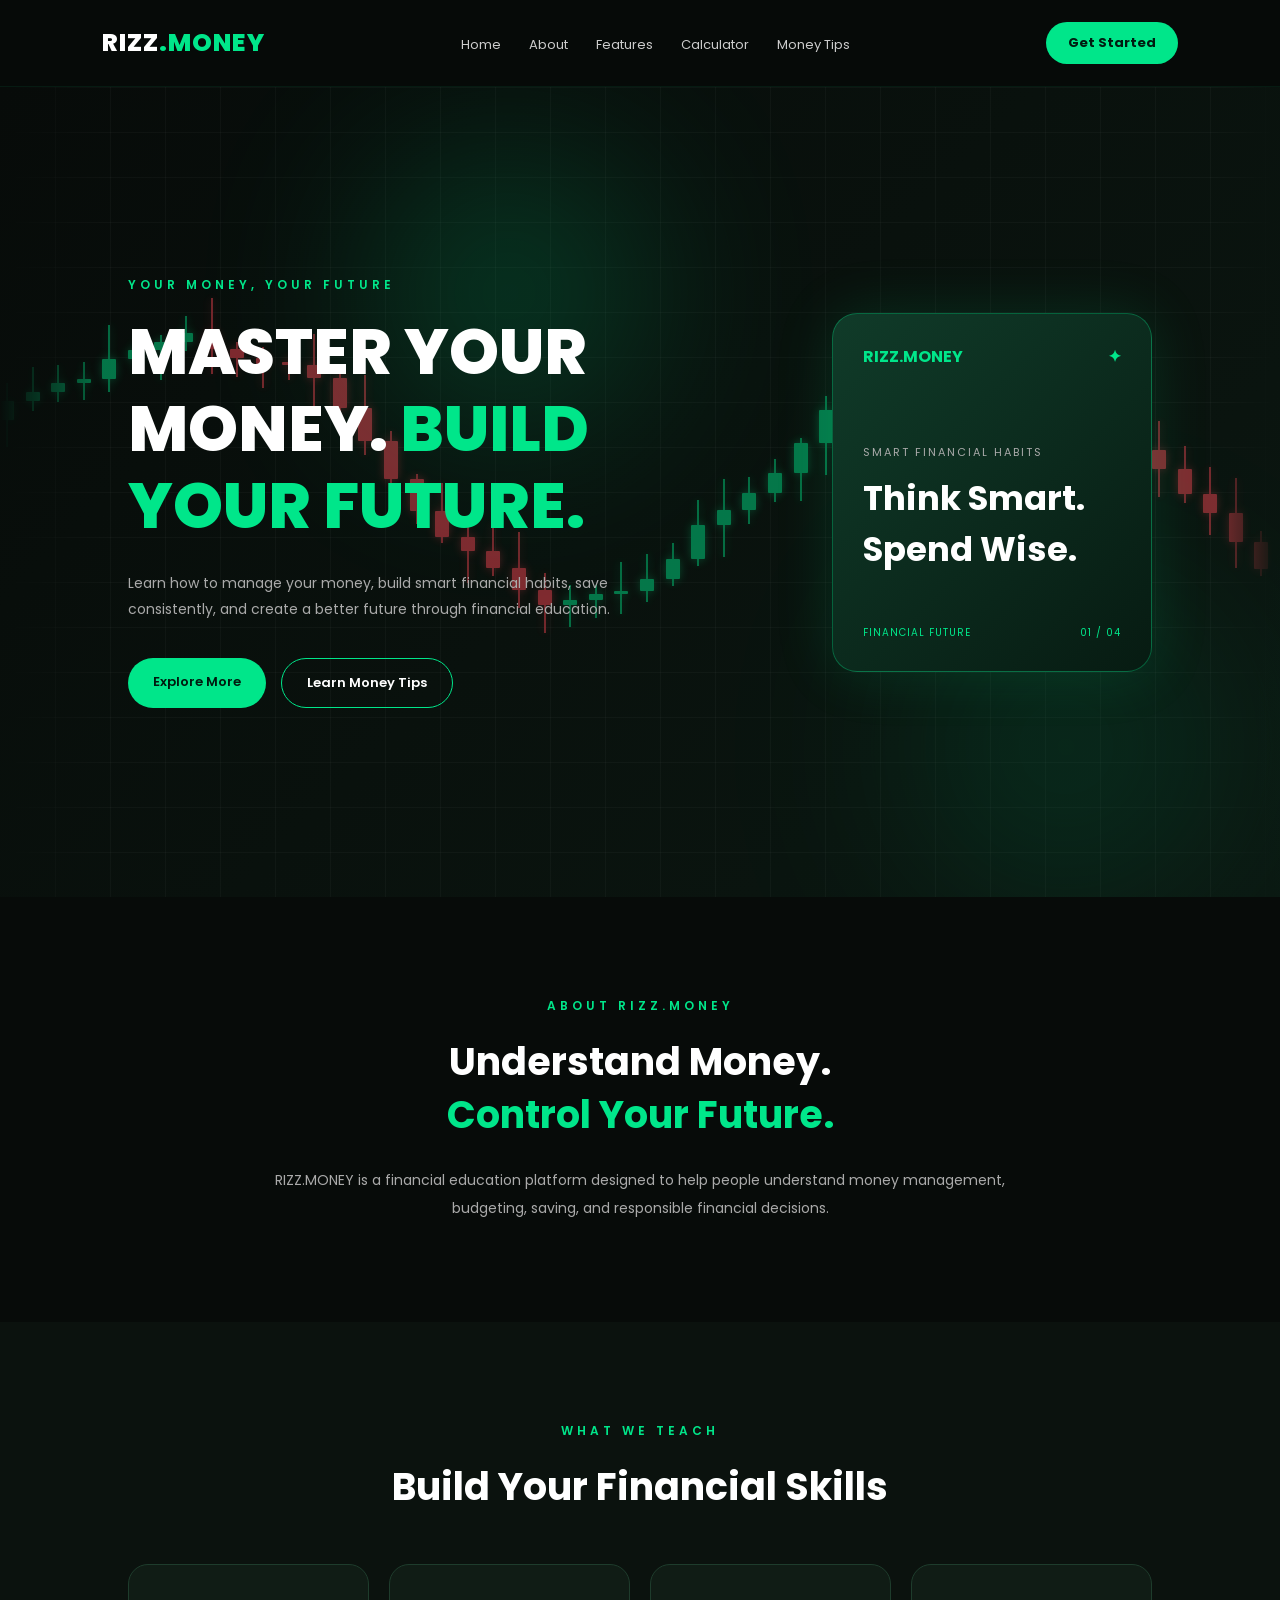
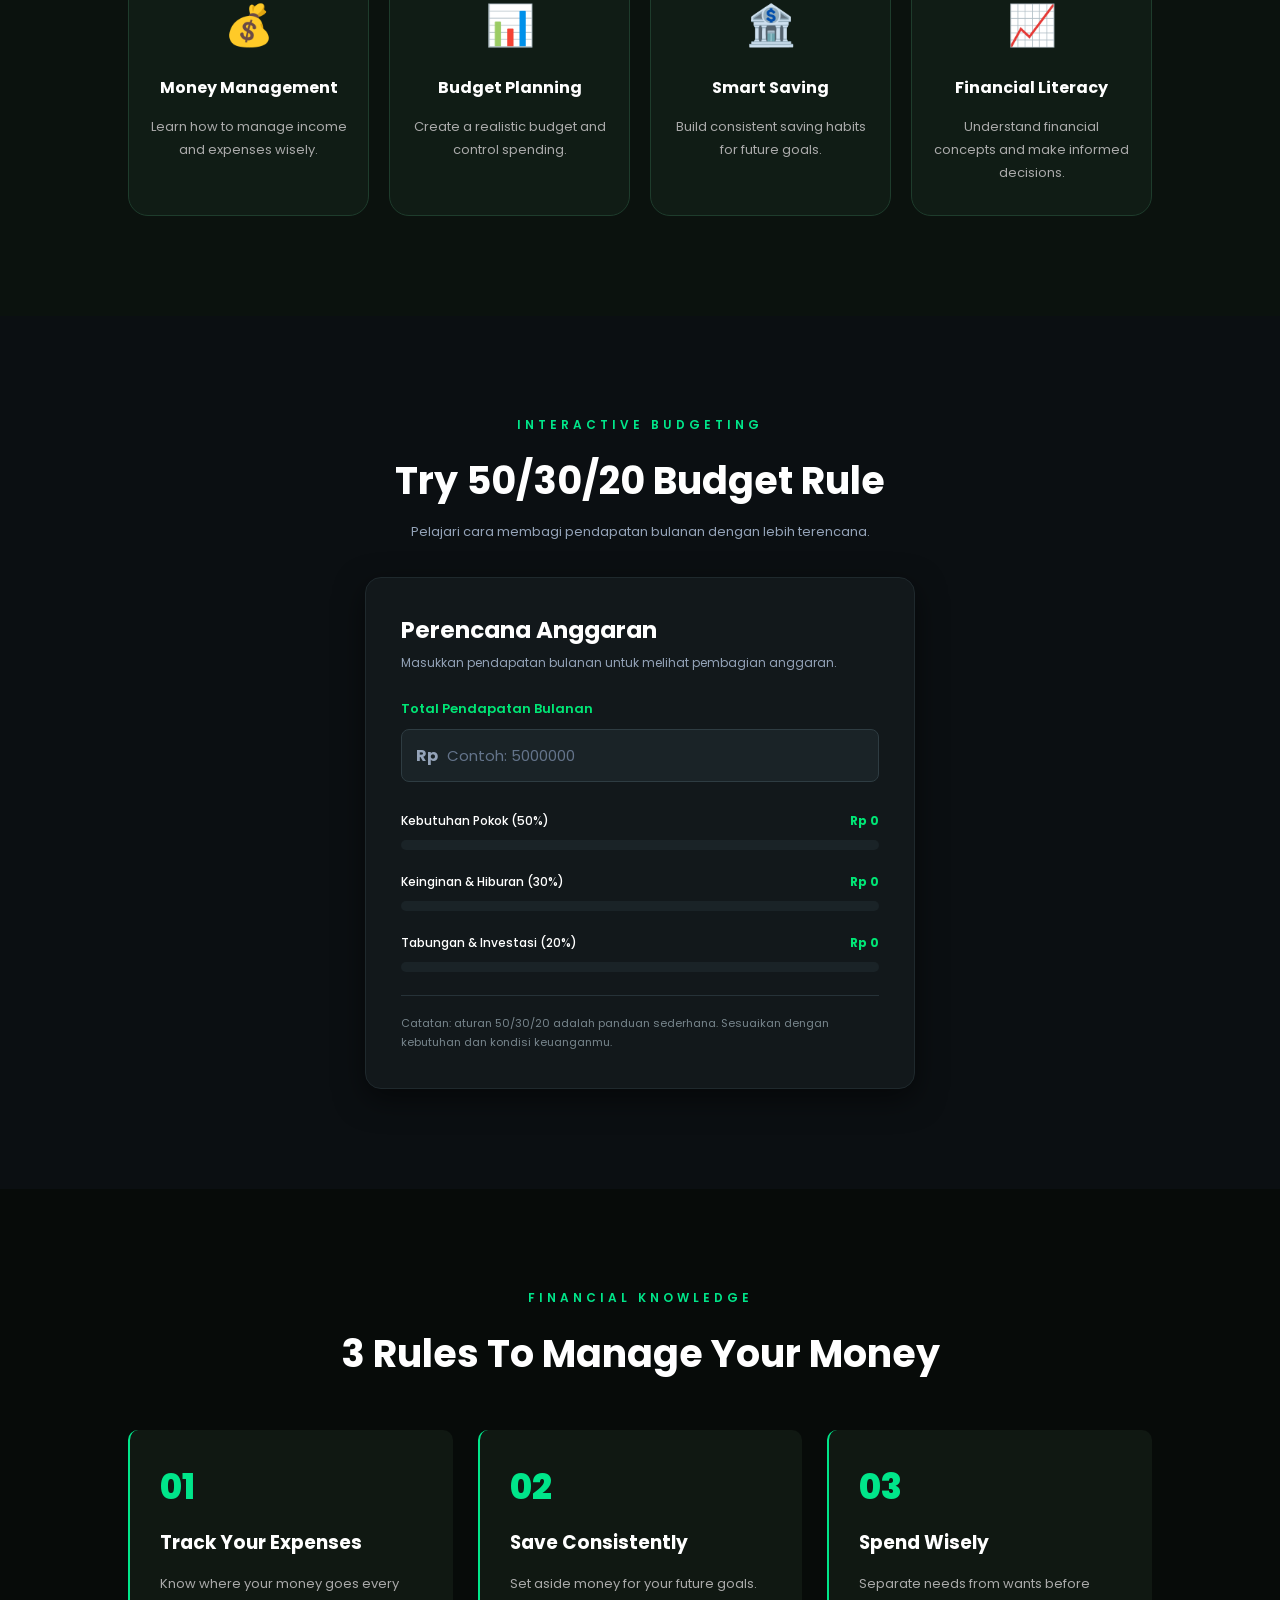
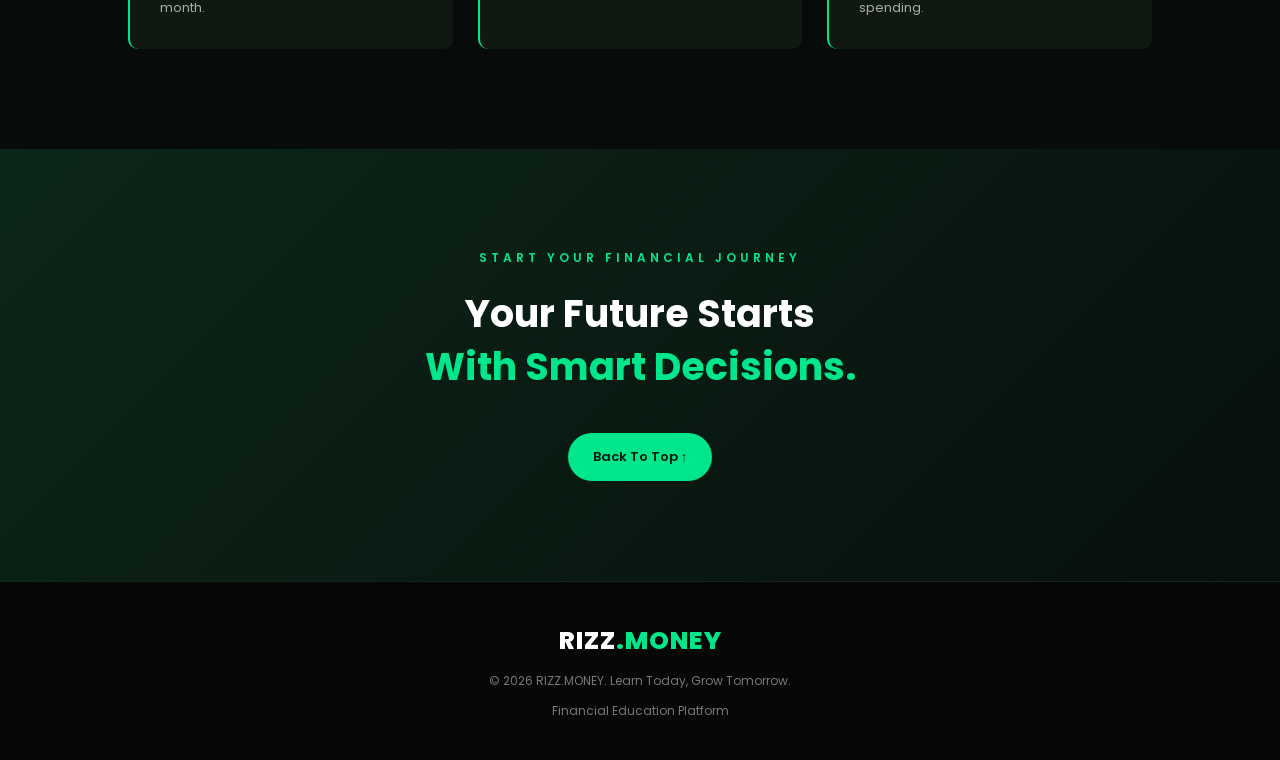
<file: index.html>
<!DOCTYPE html>
<html lang="id">
<head>
    <meta charset="UTF-8">
    <meta name="viewport" content="width=device-width, initial-scale=1.0">

    <meta name="theme-color" content="#070b09">
    <meta name="description" content="RIZZ.MONEY - Learn money management, budgeting, saving, and financial literacy.">

    <title>RIZZ.MONEY | Smart Money Management</title>

    <link rel="preconnect" href="https://fonts.googleapis.com">
    <link rel="preconnect" href="https://fonts.gstatic.com" crossorigin>
    <link href="https://fonts.googleapis.com/css2?family=Poppins:wght@300;400;500;600;700;800&display=swap" rel="stylesheet">

    <link rel="stylesheet" href="style.css">
    <script src="script.js" defer></script>
</head>

<body>

    <!-- NAVBAR -->
    <nav class="navbar">
        <a href="#home" class="logo">RIZZ<span>.MONEY</span></a>

        <ul class="nav-links">
            <li><a href="#home">Home</a></li>
            <li><a href="#about">About</a></li>
            <li><a href="#features">Features</a></li>
            <li><a href="#calculator">Calculator</a></li>
            <li><a href="#tips">Money Tips</a></li>
        </ul>

        <a href="#calculator" class="nav-btn">Get Started</a>
    </nav>

    <!-- HERO -->
    <section class="hero" id="home">

        <div class="trading-chart" aria-hidden="true">
            <div class="chart-grid"></div>
            <div class="candle-container" id="candleContainer"></div>
        </div>

        <div class="hero-content">
            <p class="tagline">YOUR MONEY, YOUR FUTURE</p>

            <h1>
                MASTER YOUR MONEY.
                <span>BUILD YOUR FUTURE.</span>
            </h1>

            <p class="description">
                Learn how to manage your money, build smart financial
                habits, save consistently, and create a better future
                through financial education.
            </p>

            <div class="hero-buttons">
                <a href="#about" class="primary-btn">Explore More</a>
                <a href="#tips" class="secondary-btn">Learn Money Tips</a>
            </div>
        </div>

        <div class="money-card">
            <div class="card-top">
                <span>RIZZ.MONEY</span>
                <span>✦</span>
            </div>

            <p>SMART FINANCIAL HABITS</p>

            <h2>Think Smart.<br>Spend Wise.</h2>

            <div class="card-bottom">
                <span>FINANCIAL FUTURE</span>
                <span>01 / 04</span>
            </div>
        </div>

        <div class="glow glow-one"></div>
        <div class="glow glow-two"></div>

    </section>

    <!-- ABOUT -->
    <section class="about section" id="about">

        <p class="tagline">ABOUT RIZZ.MONEY</p>

        <h2>
            Understand Money.<br>
            <span>Control Your Future.</span>
        </h2>

        <p>
            RIZZ.MONEY is a financial education platform designed
            to help people understand money management, budgeting,
            saving, and responsible financial decisions.
        </p>

    </section>

    <!-- FEATURES -->
    <section class="features section" id="features">

        <p class="tagline">WHAT WE TEACH</p>

        <h2>Build Your Financial Skills</h2>

        <div class="feature-grid">

            <div class="feature-card">
                <div class="icon">💰</div>
                <h3>Money Management</h3>
                <p>Learn how to manage income and expenses wisely.</p>
            </div>

            <div class="feature-card">
                <div class="icon">📊</div>
                <h3>Budget Planning</h3>
                <p>Create a realistic budget and control spending.</p>
            </div>

            <div class="feature-card">
                <div class="icon">🏦</div>
                <h3>Smart Saving</h3>
                <p>Build consistent saving habits for future goals.</p>
            </div>

            <div class="feature-card">
                <div class="icon">📈</div>
                <h3>Financial Literacy</h3>
                <p>Understand financial concepts and make informed decisions.</p>
            </div>

        </div>
    </section>

    <!-- CALCULATOR -->
    <section class="calculator-section section" id="calculator">

        <p class="tagline">INTERACTIVE BUDGETING</p>

        <h2>Try 50/30/20 Budget Rule</h2>

        <p class="calculator-intro">
            Pelajari cara membagi pendapatan bulanan dengan lebih terencana.
        </p>

        <div class="calc-wrapper">

            <div class="calc-container">

                <h3>Perencana Anggaran</h3>

                <p class="calc-subtitle">
                    Masukkan pendapatan bulanan untuk melihat pembagian anggaran.
                </p>

                <div class="input-group">

                    <label for="income">
                        Total Pendapatan Bulanan
                    </label>

                    <div class="input-wrapper">
                        <span class="currency-prefix">Rp</span>

                        <input
                            type="number"
                            id="income"
                            placeholder="Contoh: 5000000"
                            min="0"
                            step="any"
                            inputmode="decimal"
                        >
                    </div>

                </div>

                <!-- NEEDS -->
                <div class="result-item needs">

                    <div class="result-header">
                        <span class="label-text">
                            Kebutuhan Pokok (50%)
                        </span>

                        <span class="amount-text" id="needs-val">
                            Rp0
                        </span>
                    </div>

                    <div class="progress-bar">
                        <div class="progress-fill" id="needs-bar"></div>
                    </div>

                </div>

                <!-- WANTS -->
                <div class="result-item wants">

                    <div class="result-header">
                        <span class="label-text">
                            Keinginan & Hiburan (30%)
                        </span>

                        <span class="amount-text" id="wants-val">
                            Rp0
                        </span>
                    </div>

                    <div class="progress-bar">
                        <div class="progress-fill" id="wants-bar"></div>
                    </div>

                </div>

                <!-- SAVINGS -->
                <div class="result-item savings">

                    <div class="result-header">
                        <span class="label-text">
                            Tabungan & Investasi (20%)
                        </span>

                        <span class="amount-text" id="savings-val">
                            Rp0
                        </span>
                    </div>

                    <div class="progress-bar">
                        <div class="progress-fill" id="savings-bar"></div>
                    </div>

                </div>

                <p class="calc-note">
                    Catatan: aturan 50/30/20 adalah panduan sederhana.
                    Sesuaikan dengan kebutuhan dan kondisi keuanganmu.
                </p>

            </div>

        </div>

    </section>

    <!-- MONEY TIPS -->
    <section class="tips section" id="tips">

        <p class="tagline">FINANCIAL KNOWLEDGE</p>

        <h2>3 Rules To Manage Your Money</h2>

        <div class="tips-grid">

            <div class="tip">
                <span>01</span>
                <h3>Track Your Expenses</h3>
                <p>Know where your money goes every month.</p>
            </div>

            <div class="tip">
                <span>02</span>
                <h3>Save Consistently</h3>
                <p>Set aside money for your future goals.</p>
            </div>

            <div class="tip">
                <span>03</span>
                <h3>Spend Wisely</h3>
                <p>Separate needs from wants before spending.</p>
            </div>

        </div>

    </section>

    <!-- CTA -->
    <section class="cta">

        <p class="tagline">START YOUR FINANCIAL JOURNEY</p>

        <h2>
            Your Future Starts<br>
            <span>With Smart Decisions.</span>
        </h2>

        <a href="#home" class="primary-btn">
            Back To Top ↑
        </a>

    </section>

    <!-- FOOTER -->
    <footer>

        <a href="#home" class="logo">
            RIZZ<span>.MONEY</span>
        </a>

        <p>© 2026 RIZZ.MONEY. Learn Today, Grow Tomorrow.</p>

        <p>Financial Education Platform</p>

    </footer>

</body>
</html>
</file>
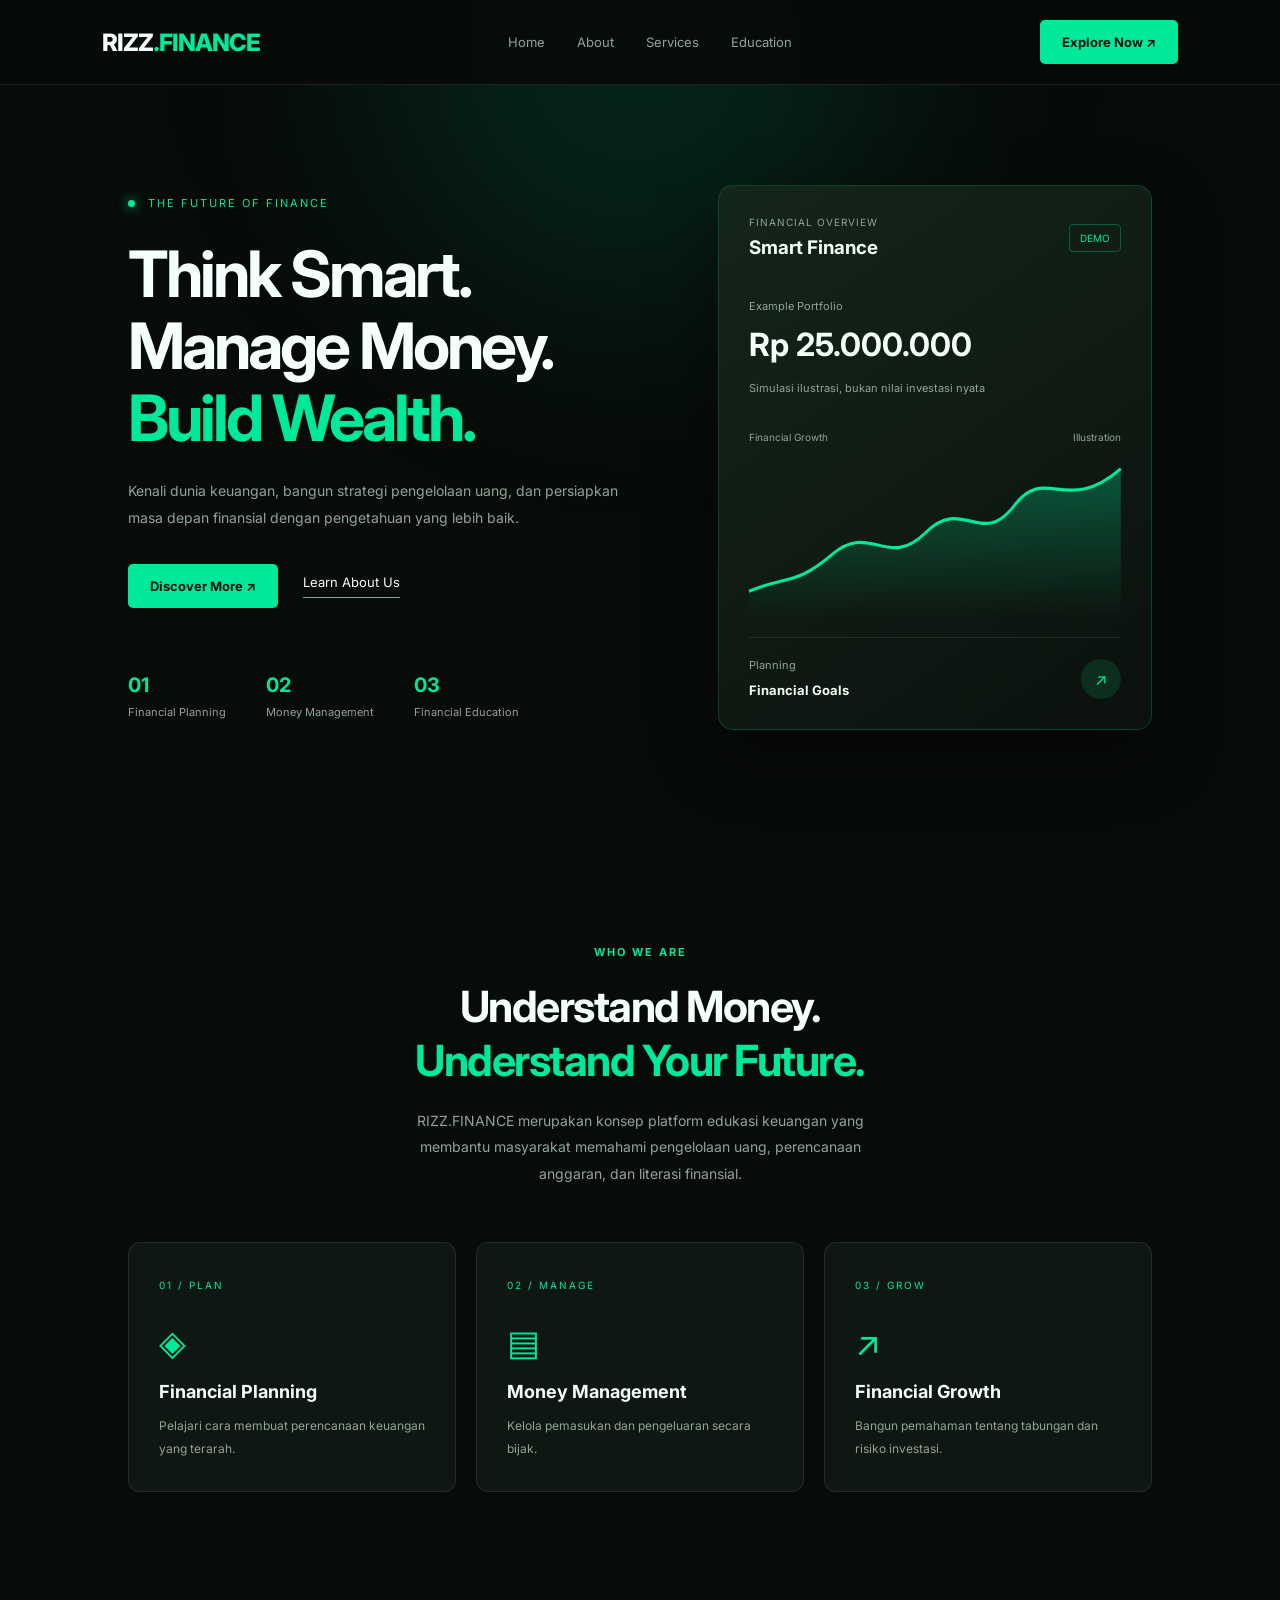
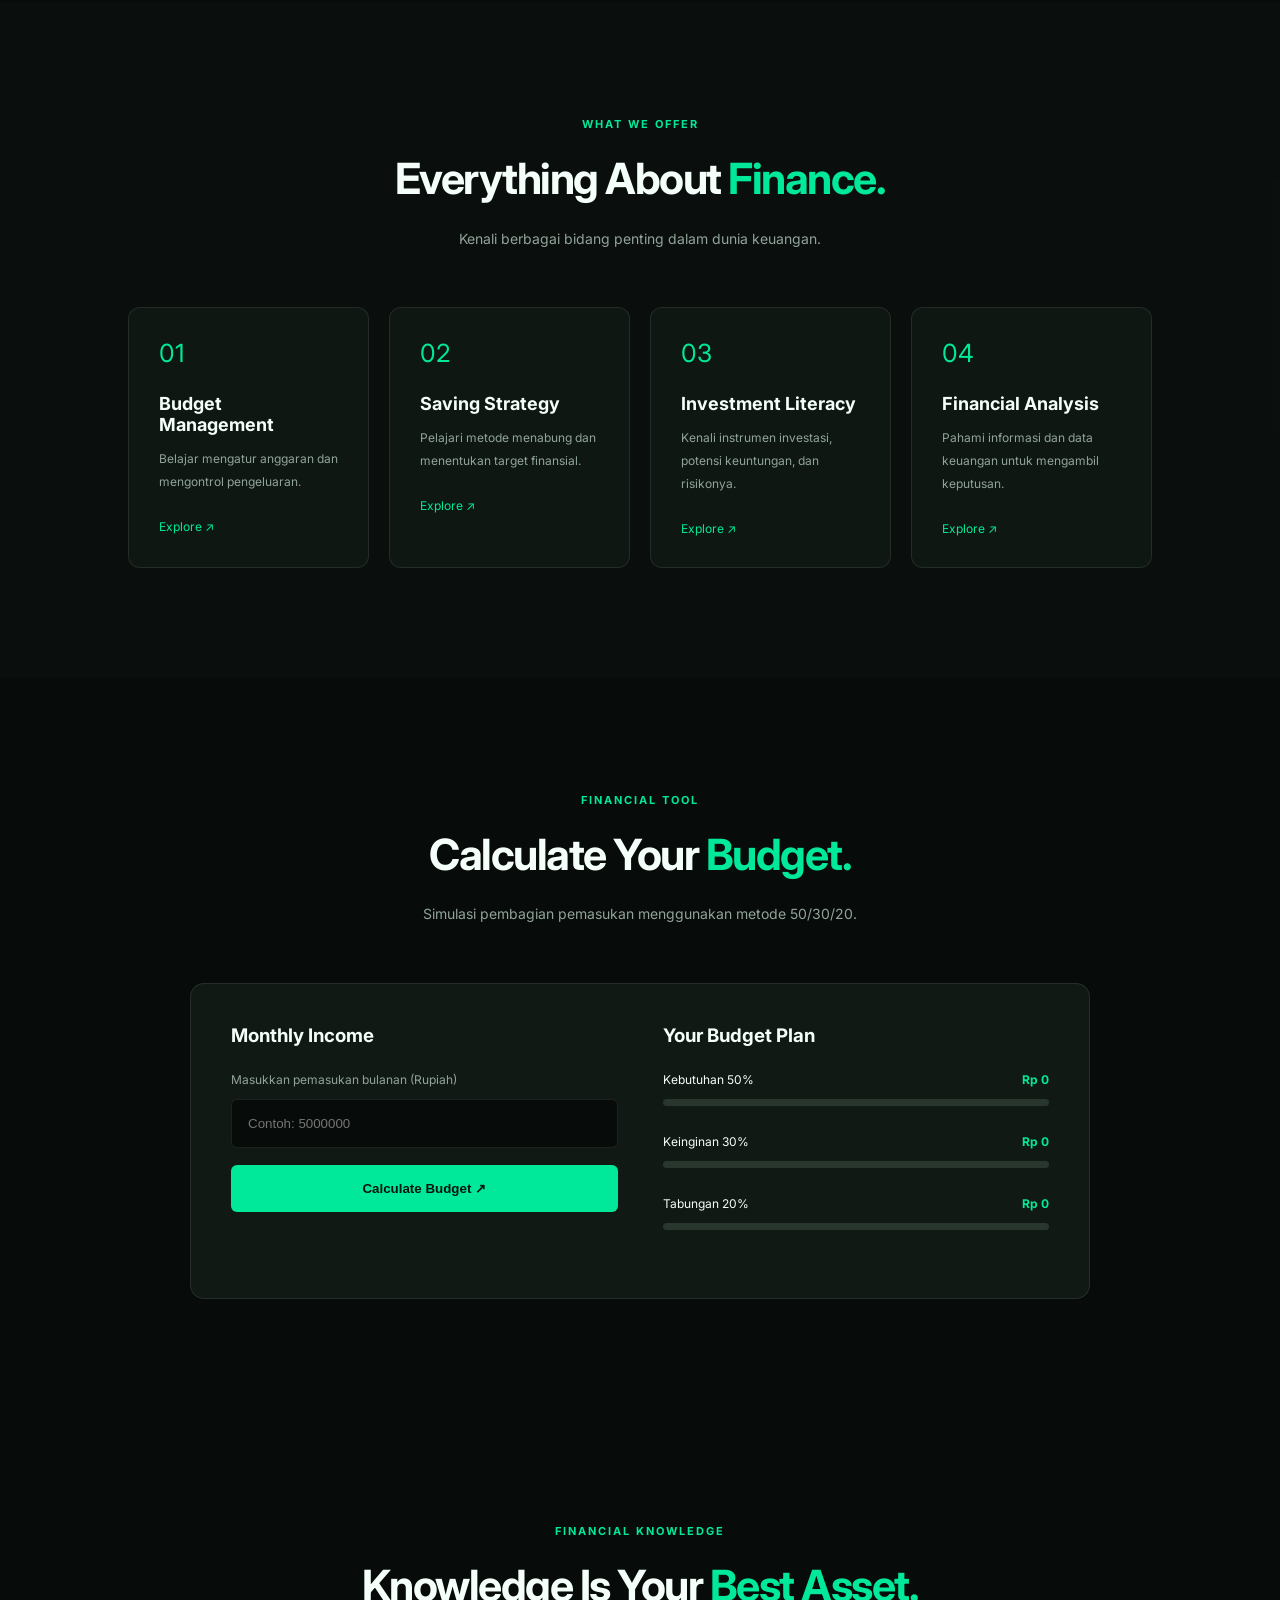
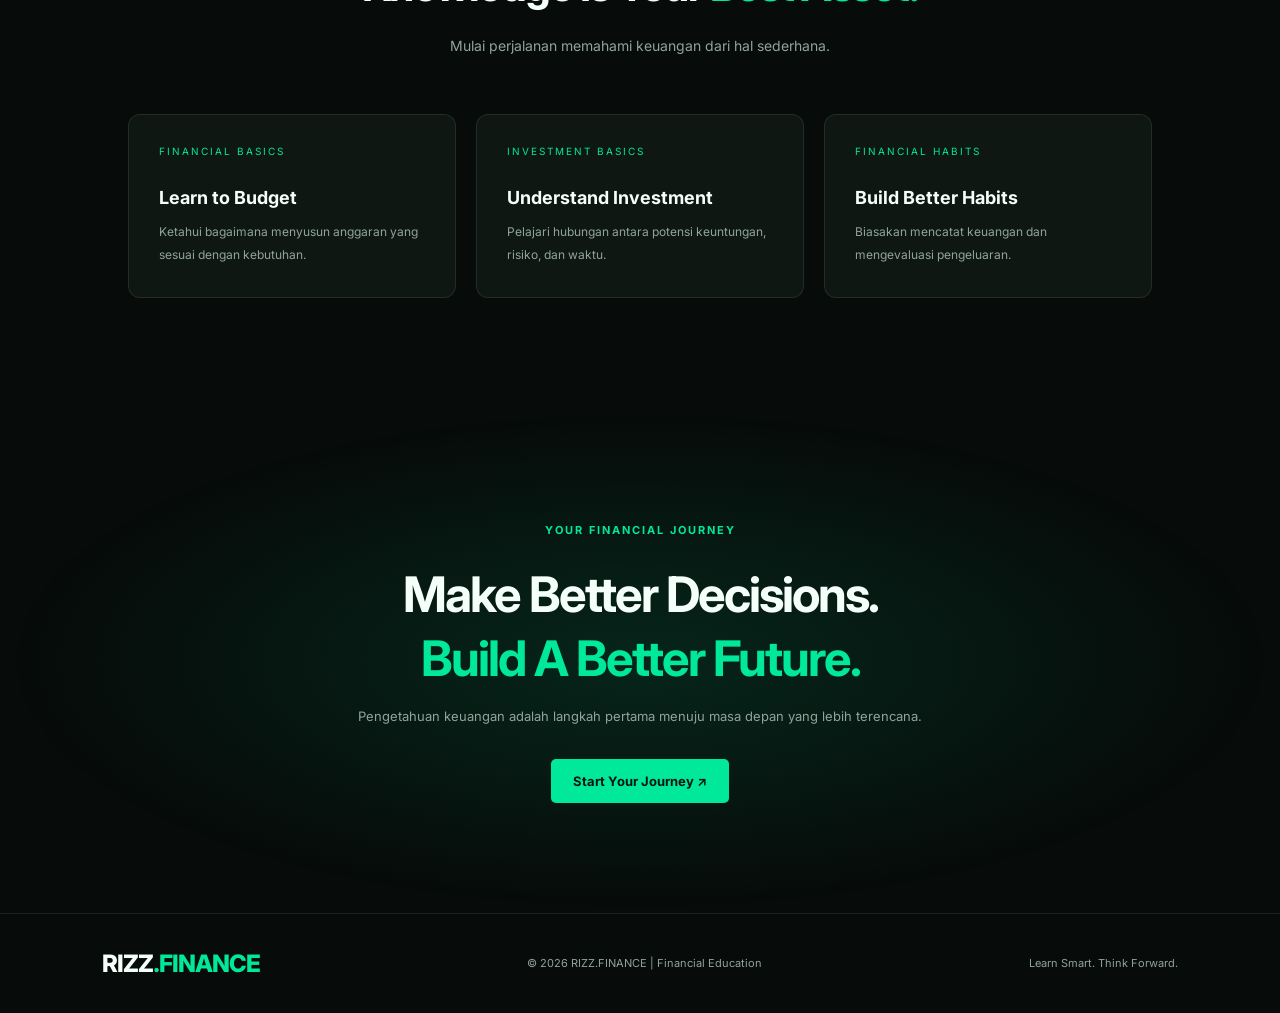
<file: about/index.html>
<!DOCTYPE html>
<html lang="id">
<head>
    <meta charset="UTF-8">
    <meta name="viewport" content="width=device-width, initial-scale=1.0">
    <meta name="description" content="RIZZ.FINANCE - Platform edukasi dan perencanaan keuangan modern.">
    <title>RIZZ.FINANCE | Financial Intelligence</title>

    <link rel="stylesheet" href="style.css">
    <link href="https://fonts.googleapis.com/css2?family=Inter:wght@400;500;600;700;800&display=swap" rel="stylesheet">
</head>
<body>

    <canvas id="financeChart"></canvas>
    <div class="glow"></div>

    <header class="navbar">
        <a href="#home" class="logo">RIZZ<span>.FINANCE</span></a>

        <button class="menu-toggle" id="menuToggle">☰</button>

        <nav id="navMenu">
            <a href="#home">Home</a>
            <a href="#about">About</a>
            <a href="#services">Services</a>
            <a href="#education">Education</a>
        </nav>

        <a href="#contact" class="nav-btn">Explore Now ↗</a>
    </header>

    <main>
        <!-- HERO -->
        <section class="hero" id="home">
            <div class="hero-content">
                <div class="tag">
                    <span></span> THE FUTURE OF FINANCE
                </div>

                <h1>
                    Think Smart.<br>
                    Manage Money.<br>
                    <span>Build Wealth.</span>
                </h1>

                <p>
                    Kenali dunia keuangan, bangun strategi pengelolaan uang,
                    dan persiapkan masa depan finansial dengan pengetahuan
                    yang lebih baik.
                </p>

                <div class="hero-actions">
                    <a href="#services" class="primary-btn">Discover More ↗</a>
                    <a href="#about" class="outline-btn">Learn About Us</a>
                </div>

                <div class="hero-info">
                    <div>
                        <h3>01</h3>
                        <p>Financial Planning</p>
                    </div>
                    <div>
                        <h3>02</h3>
                        <p>Money Management</p>
                    </div>
                    <div>
                        <h3>03</h3>
                        <p>Financial Education</p>
                    </div>
                </div>
            </div>

            <div class="dashboard">
                <div class="dashboard-header">
                    <div>
                        <p>FINANCIAL OVERVIEW</p>
                        <h3>Smart Finance</h3>
                    </div>
                    <span class="demo">DEMO</span>
                </div>

                <div class="balance">
                    <p>Example Portfolio</p>
                    <h2>Rp 25.000.000</h2>
                    <small>Simulasi ilustrasi, bukan nilai investasi nyata</small>
                </div>

                <div class="chart-area">
                    <div class="chart-label">
                        <span>Financial Growth</span>
                        <span>Illustration</span>
                    </div>
                    <svg viewBox="0 0 400 150" preserveAspectRatio="none">
                        <defs>
                            <linearGradient id="areaFill" x1="0" y1="0" x2="0" y2="1">
                                <stop offset="0%" stop-color="#00e99a" stop-opacity=".3"/>
                                <stop offset="100%" stop-color="#00e99a" stop-opacity="0"/>
                            </linearGradient>
                        </defs>
                        <path class="area" d="M0 125 C40 110 50 120 90 90 S150 105 190 70 S250 85 285 45 S340 55 400 10 V150 H0 Z"/>
                        <path class="line" d="M0 125 C40 110 50 120 90 90 S150 105 190 70 S250 85 285 45 S340 55 400 10"/>
                    </svg>
                </div>

                <div class="dashboard-bottom">
                    <div>
                        <span>Planning</span>
                        <strong>Financial Goals</strong>
                    </div>
                    <div class="circle">↗</div>
                </div>
            </div>
        </section>

        <!-- ABOUT -->
        <section class="section" id="about">
            <div class="section-title">
                <span class="eyebrow">WHO WE ARE</span>
                <h2>Understand Money.<br><span>Understand Your Future.</span></h2>
                <p>
                    RIZZ.FINANCE merupakan konsep platform edukasi keuangan
                    yang membantu masyarakat memahami pengelolaan uang,
                    perencanaan anggaran, dan literasi finansial.
                </p>
            </div>

            <div class="about-cards">
                <article class="card">
                    <span class="card-number">01 / PLAN</span>
                    <div class="icon">◈</div>
                    <h3>Financial Planning</h3>
                    <p>Pelajari cara membuat perencanaan keuangan yang terarah.</p>
                </article>

                <article class="card">
                    <span class="card-number">02 / MANAGE</span>
                    <div class="icon">▤</div>
                    <h3>Money Management</h3>
                    <p>Kelola pemasukan dan pengeluaran secara bijak.</p>
                </article>

                <article class="card">
                    <span class="card-number">03 / GROW</span>
                    <div class="icon">↗</div>
                    <h3>Financial Growth</h3>
                    <p>Bangun pemahaman tentang tabungan dan risiko investasi.</p>
                </article>
            </div>
        </section>

        <!-- SERVICES -->
        <section class="section services" id="services">
            <div class="section-title">
                <span class="eyebrow">WHAT WE OFFER</span>
                <h2>Everything About <span>Finance.</span></h2>
                <p>Kenali berbagai bidang penting dalam dunia keuangan.</p>
            </div>

            <div class="service-grid">
                <article class="service-card">
                    <span class="service-icon">01</span>
                    <h3>Budget Management</h3>
                    <p>Belajar mengatur anggaran dan mengontrol pengeluaran.</p>
                    <a href="#calculator">Explore ↗</a>
                </article>

                <article class="service-card">
                    <span class="service-icon">02</span>
                    <h3>Saving Strategy</h3>
                    <p>Pelajari metode menabung dan menentukan target finansial.</p>
                    <a href="#education">Explore ↗</a>
                </article>

                <article class="service-card">
                    <span class="service-icon">03</span>
                    <h3>Investment Literacy</h3>
                    <p>Kenali instrumen investasi, potensi keuntungan, dan risikonya.</p>
                    <a href="#education">Explore ↗</a>
                </article>

                <article class="service-card">
                    <span class="service-icon">04</span>
                    <h3>Financial Analysis</h3>
                    <p>Pahami informasi dan data keuangan untuk mengambil keputusan.</p>
                    <a href="#education">Explore ↗</a>
                </article>
            </div>
        </section>

        <!-- CALCULATOR -->
        <section class="section calculator" id="calculator">
            <div class="section-title">
                <span class="eyebrow">FINANCIAL TOOL</span>
                <h2>Calculate Your <span>Budget.</span></h2>
                <p>Simulasi pembagian pemasukan menggunakan metode 50/30/20.</p>
            </div>

            <div class="calculator-box">
                <div class="input-area">
                    <h3>Monthly Income</h3>
                    <label for="income">Masukkan pemasukan bulanan (Rupiah)</label>
                    <input type="number" id="income" min="1" placeholder="Contoh: 5000000">
                    <button id="calculate">Calculate Budget ↗</button>
                </div>

                <div class="result-area">
                    <h3>Your Budget Plan</h3>

                    <div class="result-item">
                        <div><span>Kebutuhan 50%</span><strong id="needs">Rp 0</strong></div>
                        <div class="progress"><span id="needsBar"></span></div>
                    </div>

                    <div class="result-item">
                        <div><span>Keinginan 30%</span><strong id="wants">Rp 0</strong></div>
                        <div class="progress"><span id="wantsBar"></span></div>
                    </div>

                    <div class="result-item">
                        <div><span>Tabungan 20%</span><strong id="savings">Rp 0</strong></div>
                        <div class="progress"><span id="savingsBar"></span></div>
                    </div>
                </div>
            </div>
        </section>

        <!-- EDUCATION -->
        <section class="section" id="education">
            <div class="section-title">
                <span class="eyebrow">FINANCIAL KNOWLEDGE</span>
                <h2>Knowledge Is Your <span>Best Asset.</span></h2>
                <p>Mulai perjalanan memahami keuangan dari hal sederhana.</p>
            </div>

            <div class="education-grid">
                <article class="education-card">
                    <span>FINANCIAL BASICS</span>
                    <h3>Learn to Budget</h3>
                    <p>Ketahui bagaimana menyusun anggaran yang sesuai dengan kebutuhan.</p>
                </article>

                <article class="education-card">
                    <span>INVESTMENT BASICS</span>
                    <h3>Understand Investment</h3>
                    <p>Pelajari hubungan antara potensi keuntungan, risiko, dan waktu.</p>
                </article>

                <article class="education-card">
                    <span>FINANCIAL HABITS</span>
                    <h3>Build Better Habits</h3>
                    <p>Biasakan mencatat keuangan dan mengevaluasi pengeluaran.</p>
                </article>
            </div>
        </section>

        <!-- CTA -->
        <section class="cta" id="contact">
            <span class="eyebrow">YOUR FINANCIAL JOURNEY</span>
            <h2>Make Better Decisions.<br><span>Build A Better Future.</span></h2>
            <p>Pengetahuan keuangan adalah langkah pertama menuju masa depan yang lebih terencana.</p>
            <a href="#calculator" class="primary-btn">Start Your Journey ↗</a>
        </section>
    </main>

    <footer>
        <a href="#home" class="logo">RIZZ<span>.FINANCE</span></a>
        <p>© 2026 RIZZ.FINANCE | Financial Education</p>
        <p>Learn Smart. Think Forward.</p>
    </footer>

    <script src="script.js"></script>
</body>
</html>
</file>
<file: style.css>
/* =========================================
   RIZZ.MONEY - GLOBAL
========================================= */

* {
    margin: 0;
    padding: 0;
    box-sizing: border-box;
    font-family: 'Poppins', sans-serif;
    scroll-behavior: smooth;
}

html {
    scroll-padding-top: 90px;
}

body {
    background: #070b09;
    color: #ffffff;
    overflow-x: hidden;
}

a {
    -webkit-tap-highlight-color: transparent;
}

/* =========================================
   NAVBAR
========================================= */

.navbar {
    display: flex;
    justify-content: space-between;
    align-items: center;
    padding: 22px 8%;
    background: rgba(7, 11, 9, 0.92);
    position: sticky;
    top: 0;
    z-index: 100;
    backdrop-filter: blur(15px);
    border-bottom: 1px solid rgba(0, 230, 138, 0.08);
}

.logo {
    font-size: 25px;
    font-weight: 800;
    letter-spacing: 1px;
    color: #ffffff;
    text-decoration: none;
}

.logo span {
    color: #00e68a;
}

.nav-links {
    display: flex;
    list-style: none;
    gap: 28px;
}

.nav-links a {
    color: #cccccc;
    text-decoration: none;
    font-size: 13px;
    transition: 0.3s;
}

.nav-links a:hover {
    color: #00e68a;
}

.nav-btn {
    text-decoration: none;
    color: #001b10;
    background: #00e68a;
    padding: 11px 22px;
    border-radius: 30px;
    font-size: 13px;
    font-weight: 700;
    transition: 0.3s;
}

.nav-btn:hover {
    transform: translateY(-4px);
    box-shadow: 0 0 25px #00e68a55;
}

/* =========================================
   HERO SECTION
========================================= */

.hero {
    min-height: 90vh;
    display: flex;
    align-items: center;
    justify-content: space-between;
    gap: 45px;
    padding: 80px 10%;
    position: relative;
    isolation: isolate;
    overflow: hidden;

    background:
        radial-gradient(circle at 80% 40%, #063b29 0%, transparent 35%),
        linear-gradient(135deg, #070b09, #0b1711, #07100c);

    background-size: 200% 200%;
    animation: backgroundMove 10s ease infinite;
}

@keyframes backgroundMove {
    0% {
        background-position: 0% 50%;
    }

    50% {
        background-position: 100% 50%;
    }

    100% {
        background-position: 0% 50%;
    }
}

.hero-content {
    max-width: 620px;
    position: relative;
    z-index: 3;
}

.tagline {
    color: #00e68a;
    letter-spacing: 4px;
    font-size: 12px;
    font-weight: 600;
    margin-bottom: 20px;
}

.hero h1 {
    font-size: clamp(40px, 5vw, 65px);
    line-height: 1.2;
    font-weight: 800;
}

.hero h1 span,
.section h2 span,
.cta h2 span {
    color: #00e68a;
}

.description {
    color: #aaaaaa;
    margin-top: 25px;
    line-height: 1.9;
    max-width: 550px;
    font-size: 14px;
}

.hero-buttons {
    display: flex;
    gap: 15px;
    margin-top: 35px;
    flex-wrap: wrap;
}

.primary-btn,
.secondary-btn {
    display: inline-block;
    padding: 14px 25px;
    border-radius: 30px;
    text-decoration: none;
    font-weight: 600;
    font-size: 13px;
    transition: 0.3s;
}

.primary-btn {
    background: #00e68a;
    color: #001b10;
}

.secondary-btn {
    border: 1px solid #00e68a;
    color: #ffffff;
}

.primary-btn:hover,
.secondary-btn:hover {
    transform: translateY(-5px);
    box-shadow: 0 0 25px #00e68a55;
}

/* =========================================
   MONEY CARD
========================================= */

.money-card {
    width: 320px;
    min-height: 340px;
    padding: 30px;
    border-radius: 25px;

    background: linear-gradient(
        135deg,
        #103b29,
        #071b12
    );

    border: 1px solid #00e68a55;
    box-shadow: 0 0 60px #00e68a22;

    position: relative;
    z-index: 3;

    animation: floating 4s ease-in-out infinite;
}

.card-top,
.card-bottom {
    display: flex;
    justify-content: space-between;
}

.card-top {
    color: #00e68a;
    font-weight: 700;
}

.money-card > p {
    margin-top: 75px;
    color: #aaaaaa;
    font-size: 11px;
    letter-spacing: 2px;
}

.money-card h2 {
    font-size: 34px;
    margin: 12px 0 50px;
}

.card-bottom {
    color: #00e68a;
    font-size: 10px;
    letter-spacing: 1px;
}

@keyframes floating {
    0%, 100% {
        transform: translateY(0);
    }

    50% {
        transform: translateY(-15px);
    }
}

/* =========================================
   CANDLESTICK BACKGROUND
========================================= */

.trading-chart {
    position: absolute;
    inset: 0;
    z-index: 0;
    overflow: hidden;
    opacity: 0.48;
    pointer-events: none;

    mask-image: linear-gradient(
        to right,
        transparent,
        black 8%,
        black 95%,
        transparent
    );

    -webkit-mask-image: linear-gradient(
        to right,
        transparent,
        black 8%,
        black 95%,
        transparent
    );
}

.chart-grid {
    position: absolute;
    inset: 0;

    background-image:
        linear-gradient(#ffffff10 1px, transparent 1px),
        linear-gradient(90deg, #ffffff10 1px, transparent 1px);

    background-size: 55px 45px;
}

.candle-container {
    position: absolute;
    inset: 0;
    overflow: hidden;
}

.candle {
    position: absolute;
    width: 10px;
    min-height: 3px;
}

.candle-wick {
    position: absolute;
    width: 2px;
    left: 50%;
    top: 0;
    transform: translateX(-50%);
    opacity: 0.9;
}

.candle-body {
    position: absolute;
    width: 100%;
    left: 0;
    border-radius: 1px;
}

.candle.green .candle-wick,
.candle.green .candle-body {
    background: #00e68a;
    box-shadow: 0 0 10px #00e68a80;
}

.candle.red .candle-wick,
.candle.red .candle-body {
    background: #ff4655;
    box-shadow: 0 0 10px #ff465580;
}

/* =========================================
   GLOW EFFECT
========================================= */

.glow {
    position: absolute;
    border-radius: 50%;
    filter: blur(100px);
    opacity: 0.25;
    animation: glowMove 8s infinite alternate;
    z-index: 1;
    pointer-events: none;
}

.glow-one {
    width: 250px;
    height: 250px;
    background: #00e68a;
    top: 10%;
    left: 30%;
}

.glow-two {
    width: 300px;
    height: 300px;
    background: #007a4b;
    bottom: 0;
    right: 5%;
}

@keyframes glowMove {
    from {
        transform: translate(0, 0);
    }

    to {
        transform: translate(60px, -40px);
    }
}

/* =========================================
   GENERAL SECTIONS
========================================= */

.section {
    padding: 100px 10%;
    text-align: center;
}

.section h2,
.cta h2 {
    font-size: 38px;
    margin-bottom: 25px;
    line-height: 1.4;
}

/* ABOUT */

.about {
    background: #070b09;
}

.about > p:last-child {
    max-width: 750px;
    margin: auto;
    line-height: 2;
    color: #aaaaaa;
    font-size: 14px;
}

/* =========================================
   FEATURES
========================================= */

.features {
    background: #0b120e;
}

.feature-grid {
    display: grid;
    grid-template-columns: repeat(4, 1fr);
    gap: 20px;
    margin-top: 50px;
}

.feature-card {
    background: #101c15;
    border: 1px solid #1e3c2c;
    border-radius: 20px;
    padding: 30px 20px;
    transition: 0.4s;
}

.feature-card:hover {
    transform: translateY(-12px);
    border-color: #00e68a;
    box-shadow: 0 10px 35px #00e68a15;
}

.icon {
    font-size: 40px;
    margin-bottom: 20px;
}

.feature-card h3 {
    margin-bottom: 15px;
    font-size: 16px;
}

.feature-card p,
.tip p {
    color: #aaaaaa;
    font-size: 13px;
    line-height: 1.8;
}

/* =========================================
   CALCULATOR 50/30/20
========================================= */

.calculator-section {
    background: #0b0f12;
    text-align: center;
}

.calculator-intro {
    color: #94a3b8;
    font-size: 13px;
    margin-top: -10px;
}

.calc-wrapper {
    display: flex;
    justify-content: center;
    width: 100%;
    margin-top: 35px;
}

.calc-container {
    background: #12181b;
    border: 1px solid #1f292d;
    border-radius: 16px;
    padding: 35px;
    width: 100%;
    max-width: 550px;
    text-align: left;

    box-shadow: 0 10px 30px rgba(0, 0, 0, 0.5);
}

.calc-container h3 {
    font-size: 23px;
    margin-bottom: 5px;
    color: #ffffff;
}

.calc-subtitle {
    color: #94a3b8;
    font-size: 12px;
    line-height: 1.8;
    margin-bottom: 25px;
}

.input-group {
    margin-bottom: 30px;
}

.input-group label {
    display: block;
    font-size: 13px;
    color: #00e676;
    margin-bottom: 10px;
    font-weight: 600;
}

.input-wrapper {
    position: relative;
    display: flex;
    align-items: center;
}

.currency-prefix {
    position: absolute;
    left: 15px;
    color: #94a3b8;
    font-weight: 700;
}

.calc-container input[type="number"] {
    width: 100%;
    padding: 14px 15px 14px 45px;
    background: #1a2327;
    border: 1px solid #2e3c42;
    border-radius: 8px;
    color: #ffffff;
    font-size: 15px;
    outline: none;
    transition: border-color 0.3s;
}

.calc-container input[type="number"]:focus {
    border-color: #00e676;
}

.calc-container input::placeholder {
    color: #64748b;
}

.result-item {
    margin-bottom: 23px;
}

.result-header {
    display: flex;
    justify-content: space-between;
    align-items: center;
    gap: 12px;
    font-size: 12px;
    margin-bottom: 10px;
}

.label-text {
    font-weight: 500;
    color: #ffffff;
}

.amount-text {
    font-weight: 700;
    color: #00e676;
    text-align: right;
    overflow-wrap: anywhere;
}

.progress-bar {
    width: 100%;
    height: 10px;
    background: #1a2327;
    border-radius: 5px;
    overflow: hidden;
}

.progress-fill {
    height: 100%;
    width: 0%;
    transition: width 0.5s ease-out;
    border-radius: 5px;
}

.needs .progress-fill {
    background: #ff5252;
}

.wants .progress-fill {
    background: #ffb142;
}

.savings .progress-fill {
    background: #00e676;
}

.calc-note {
    color: #77858c;
    font-size: 11px;
    line-height: 1.8;
    border-top: 1px solid #263238;
    padding-top: 18px;
    margin-top: 10px;
}

/* =========================================
   MONEY TIPS
========================================= */

.tips {
    background: #070b09;
}

.tips-grid {
    display: grid;
    grid-template-columns: repeat(3, 1fr);
    gap: 25px;
    margin-top: 50px;
}

.tip {
    text-align: left;
    padding: 30px;
    border-left: 2px solid #00e68a;
    background: #101812;
    border-radius: 10px;
    transition: 0.3s;
}

.tip:hover {
    transform: translateY(-8px);
    background: #14231a;
}

.tip span {
    font-size: 35px;
    color: #00e68a;
    font-weight: 800;
}

.tip h3 {
    margin: 15px 0;
}

/* =========================================
   CALL TO ACTION
========================================= */

.cta {
    text-align: center;
    padding: 100px 20px;

    background: linear-gradient(
        135deg,
        #0c2619,
        #07100c
    );
}

.cta .primary-btn {
    margin-top: 15px;
}

/* =========================================
   FOOTER
========================================= */

footer {
    padding: 40px 10%;
    text-align: center;
    background: #050806;
    border-top: 1px solid #13241a;
}

footer p {
    color: #777777;
    font-size: 12px;
    margin-top: 12px;
}

/* =========================================
   RESPONSIVE TABLET
========================================= */

@media (max-width: 1000px) {

    .navbar {
        padding: 20px 5%;
    }

    .nav-links {
        gap: 15px;
    }

    .nav-links a {
        font-size: 12px;
    }

    .hero {
        padding: 80px 6%;
    }

    .feature-grid {
        grid-template-columns: repeat(2, 1fr);
    }
}

/* =========================================
   RESPONSIVE MOBILE
========================================= */

@media (max-width: 700px) {

    .navbar {
        padding: 18px 5%;
        flex-wrap: wrap;
        gap: 15px;
    }

    .logo {
        font-size: 21px;
    }

    .nav-links {
        display: none;
    }

    .nav-btn {
        padding: 9px 15px;
        font-size: 11px;
    }

    .hero {
        min-height: auto;
        flex-direction: column;
        justify-content: center;
        text-align: center;
        gap: 55px;
        padding: 80px 6%;
    }

    .hero h1 {
        font-size: clamp(34px, 9vw, 48px);
    }

    .description {
        margin-left: auto;
        margin-right: auto;
        font-size: 13px;
    }

    .hero-buttons {
        justify-content: center;
    }

    .money-card {
        width: 100%;
        max-width: 320px;
    }

    .feature-grid,
    .tips-grid {
        grid-template-columns: 1fr;
    }

    .section {
        padding: 75px 6%;
    }

    .section h2,
    .cta h2 {
        font-size: 29px;
    }

    .calc-container {
        padding: 24px 18px;
    }

    .result-header {
        font-size: 11px;
    }

    .trading-chart {
        opacity: 0.30;
    }

    .candle {
        width: 7px;
    }

    .glow {
        filter: blur(80px);
    }
}

/* =========================================
   ACCESSIBILITY
========================================= */

@media (prefers-reduced-motion: reduce) {

    *,
    *::before,
    *::after {
        scroll-behavior: auto !important;
        animation-duration: 0.01ms !important;
        animation-iteration-count: 1 !important;
        transition-duration: 0.01ms !important;
    }
}
</file>
<file: about/style.css>
* {
    margin: 0;
    padding: 0;
    box-sizing: border-box;
}

:root {
    --bg: #070b09;
    --card: #101914;
    --green: #00e99a;
    --white: #f4fff9;
    --muted: #91a49a;
    --border: rgba(255,255,255,.09);
}

html {
    scroll-behavior: smooth;
    scroll-padding-top: 90px;
}

body {
    font-family: 'Inter', sans-serif;
    background: var(--bg);
    color: var(--white);
    overflow-x: hidden;
}

a {
    color: inherit;
    text-decoration: none;
}

#financeChart {
    position: fixed;
    inset: 0;
    width: 100%;
    height: 100%;
    z-index: -2;
    opacity: .22;
    pointer-events: none;
}

.glow {
    position: fixed;
    width: 500px;
    height: 500px;
    background: rgba(0,233,154,.12);
    filter: blur(120px);
    border-radius: 50%;
    top: -200px;
    left: 30%;
    z-index: -1;
    pointer-events: none;
}

.navbar {
    height: 85px;
    padding: 0 8%;
    display: flex;
    justify-content: space-between;
    align-items: center;
    position: sticky;
    top: 0;
    z-index: 100;
    background: rgba(7,11,9,.9);
    backdrop-filter: blur(18px);
    border-bottom: 1px solid var(--border);
}

.logo {
    font-size: 24px;
    font-weight: 800;
    letter-spacing: -1px;
}

.logo span,
h1 span,
h2 span {
    color: var(--green);
}

.navbar nav {
    display: flex;
    gap: 32px;
}

.navbar nav a {
    color: var(--muted);
    font-size: 13px;
    transition: .3s;
}

.navbar nav a:hover {
    color: var(--green);
}

.nav-btn,
.primary-btn {
    background: var(--green);
    color: #06150e;
    padding: 14px 22px;
    border-radius: 5px;
    font-size: 13px;
    font-weight: 700;
    display: inline-block;
    transition: .3s;
}

.nav-btn:hover,
.primary-btn:hover {
    transform: translateY(-4px);
    box-shadow: 0 8px 25px rgba(0,233,154,.25);
}

.menu-toggle {
    display: none;
    border: none;
    background: transparent;
    color: var(--green);
    font-size: 26px;
    cursor: pointer;
}

.hero {
    min-height: 680px;
    padding: 100px 10%;
    display: grid;
    grid-template-columns: 1.1fr .9fr;
    align-items: center;
    gap: 60px;
}

.tag {
    color: var(--green);
    font-size: 11px;
    letter-spacing: 2px;
    margin-bottom: 28px;
}

.tag span {
    display: inline-block;
    width: 7px;
    height: 7px;
    background: var(--green);
    border-radius: 50%;
    margin-right: 8px;
    box-shadow: 0 0 12px var(--green);
}

.hero h1 {
    font-size: clamp(42px, 5vw, 67px);
    line-height: 1.12;
    letter-spacing: -3px;
    margin-bottom: 25px;
}

.hero-content > p,
.section-title > p {
    color: var(--muted);
    font-size: 14px;
    line-height: 1.9;
    max-width: 510px;
}

.hero-actions {
    display: flex;
    gap: 25px;
    align-items: center;
    margin-top: 32px;
}

.outline-btn {
    font-size: 13px;
    border-bottom: 1px solid var(--green);
    padding-bottom: 7px;
}

.hero-info {
    display: flex;
    gap: 40px;
    flex-wrap: wrap;
    margin-top: 65px;
}

.hero-info h3 {
    color: var(--green);
    font-size: 20px;
}

.hero-info p {
    font-size: 11px;
    color: var(--muted);
    margin-top: 8px;
}

.dashboard {
    background: linear-gradient(145deg,#14251b,#0b110d);
    padding: 30px;
    border: 1px solid rgba(0,233,154,.2);
    border-radius: 15px;
    box-shadow: 0 25px 70px rgba(0,0,0,.4);
    animation: float 5s ease-in-out infinite;
}

@keyframes float {
    50% { transform: translateY(-12px); }
}

.dashboard-header,
.dashboard-bottom {
    display: flex;
    justify-content: space-between;
    align-items: center;
}

.dashboard-header p {
    font-size: 10px;
    color: var(--muted);
    letter-spacing: 1px;
}

.dashboard-header h3 {
    margin-top: 8px;
}

.demo {
    color: var(--green);
    font-size: 10px;
    border: 1px solid rgba(0,233,154,.3);
    padding: 7px 10px;
    border-radius: 4px;
}

.balance {
    margin-top: 40px;
}

.balance p,
.balance small {
    color: var(--muted);
    font-size: 11px;
}

.balance h2 {
    font-size: 32px;
    margin: 12px 0;
}

.chart-area {
    margin-top: 35px;
}

.chart-label {
    display: flex;
    justify-content: space-between;
    color: var(--muted);
    font-size: 10px;
    margin-bottom: 15px;
}

.chart-area svg {
    width: 100%;
    height: 160px;
    overflow: visible;
}

.area {
    fill: url(#areaFill);
}

.line {
    fill: none;
    stroke: var(--green);
    stroke-width: 3;
    stroke-dasharray: 500;
    stroke-dashoffset: 500;
    animation: draw 4s ease forwards infinite alternate;
}

@keyframes draw {
    to { stroke-dashoffset: 0; }
}

.dashboard-bottom {
    border-top: 1px solid var(--border);
    padding-top: 20px;
    margin-top: 15px;
}

.dashboard-bottom span {
    display: block;
    color: var(--muted);
    font-size: 11px;
    margin-bottom: 7px;
}

.dashboard-bottom strong {
    font-size: 13px;
}

.circle {
    width: 40px;
    height: 40px;
    border-radius: 50%;
    display: grid;
    place-items: center;
    background: rgba(0,233,154,.12);
    color: var(--green);
}

.section {
    padding: 110px 10%;
}

.section-title {
    text-align: center;
    max-width: 650px;
    margin: 0 auto 55px;
}

.eyebrow {
    color: var(--green);
    font-size: 11px;
    letter-spacing: 2px;
    font-weight: 700;
}

.section-title h2 {
    font-size: clamp(30px,4vw,43px);
    letter-spacing: -1.5px;
    line-height: 1.25;
    margin: 20px 0;
}

.section-title > p {
    margin: auto;
}

.about-cards,
.service-grid,
.education-grid {
    display: grid;
    grid-template-columns: repeat(3,1fr);
    gap: 20px;
}

.card,
.service-card,
.education-card {
    background: rgba(16,25,20,.9);
    border: 1px solid var(--border);
    border-radius: 12px;
    padding: 30px;
    transition: .35s;
}

.card:hover,
.service-card:hover,
.education-card:hover {
    transform: translateY(-8px);
    border-color: rgba(0,233,154,.5);
}

.card-number {
    font-size: 10px;
    color: var(--green);
    letter-spacing: 2px;
}

.icon {
    color: var(--green);
    font-size: 35px;
    margin: 28px 0 18px;
}

.card h3,
.service-card h3,
.education-card h3 {
    font-size: 18px;
    margin-bottom: 13px;
}

.card p,
.service-card p,
.education-card p {
    font-size: 12px;
    line-height: 1.9;
    color: var(--muted);
}

.services {
    background: rgba(255,255,255,.015);
}

.service-grid {
    grid-template-columns: repeat(4,1fr);
}

.service-icon {
    display: block;
    color: var(--green);
    font-size: 25px;
    margin-bottom: 25px;
}

.service-card a {
    display: inline-block;
    margin-top: 25px;
    font-size: 12px;
    color: var(--green);
}

.calculator-box {
    max-width: 900px;
    margin: auto;
    padding: 40px;
    display: grid;
    grid-template-columns: 1fr 1fr;
    gap: 45px;
    background: var(--card);
    border: 1px solid var(--border);
    border-radius: 14px;
}

.input-area h3,
.result-area h3 {
    margin-bottom: 25px;
}

.input-area label {
    font-size: 12px;
    color: var(--muted);
    display: block;
    margin-bottom: 12px;
}

.input-area input {
    width: 100%;
    padding: 16px;
    background: var(--bg);
    border: 1px solid var(--border);
    border-radius: 6px;
    color: white;
    outline: none;
}

.input-area input:focus {
    border-color: var(--green);
}

.input-area button {
    width: 100%;
    padding: 16px;
    margin-top: 17px;
    background: var(--green);
    color: #06150e;
    border: none;
    border-radius: 6px;
    font-weight: 700;
    cursor: pointer;
}

.result-item {
    margin-bottom: 28px;
}

.result-item > div:first-child {
    display: flex;
    justify-content: space-between;
    gap: 10px;
    font-size: 12px;
    margin-bottom: 12px;
}

.result-item strong {
    color: var(--green);
}

.progress {
    height: 7px;
    background: #29362e;
    border-radius: 20px;
    overflow: hidden;
}

.progress span {
    display: block;
    width: 0;
    height: 100%;
    transition: width .8s ease;
    border-radius: 20px;
}

#needsBar { background: var(--green); }
#wantsBar { background: #64aaff; }
#savingsBar { background: #bd91ff; }

.education-grid {
    grid-template-columns: repeat(3,1fr);
}

.education-card > span {
    display: block;
    font-size: 10px;
    color: var(--green);
    letter-spacing: 2px;
    margin-bottom: 30px;
}

.cta {
    text-align: center;
    padding: 110px 20px;
    background: radial-gradient(ellipse at center,rgba(0,233,154,.12),transparent 70%);
}

.cta h2 {
    font-size: clamp(30px,5vw,49px);
    line-height: 1.3;
    margin: 25px 0 15px;
    letter-spacing: -2px;
}

.cta p {
    color: var(--muted);
    font-size: 13px;
    margin-bottom: 30px;
    line-height: 1.8;
}

footer {
    border-top: 1px solid var(--border);
    padding: 35px 8%;
    display: flex;
    justify-content: space-between;
    align-items: center;
    flex-wrap: wrap;
    gap: 20px;
}

footer p {
    color: var(--muted);
    font-size: 11px;
}

@media(max-width:950px) {
    .hero {
        grid-template-columns: 1fr;
    }

    .dashboard {
        max-width: 600px;
        width: 100%;
    }

    .service-grid {
        grid-template-columns: repeat(2,1fr);
    }
}

@media(max-width:650px) {
    .navbar {
        padding: 0 6%;
    }

    .menu-toggle {
        display: block;
    }

    .navbar nav {
        display: none;
        position: absolute;
        top: 85px;
        left: 0;
        width: 100%;
        padding: 25px;
        background: #0b120e;
        flex-direction: column;
        gap: 25px;
    }

    .navbar nav.active {
        display: flex;
    }

    .nav-btn {
        display: none;
    }

    .hero {
        padding: 75px 6%;
    }

    .hero h1 {
        letter-spacing: -2px;
    }

    .hero-info {
        gap: 25px;
    }

    .section {
        padding: 80px 6%;
    }

    .about-cards,
    .service-grid,
    .education-grid,
    .calculator-box {
        grid-template-columns: 1fr;
    }

    .calculator-box {
        padding: 25px;
    }

    footer {
        flex-direction: column;
        text-align: center;
    }
}

@media(prefers-reduced-motion:reduce) {
    *, *::before, *::after {
        animation: none !important;
        transition: none !important;
    }
}
</file>
